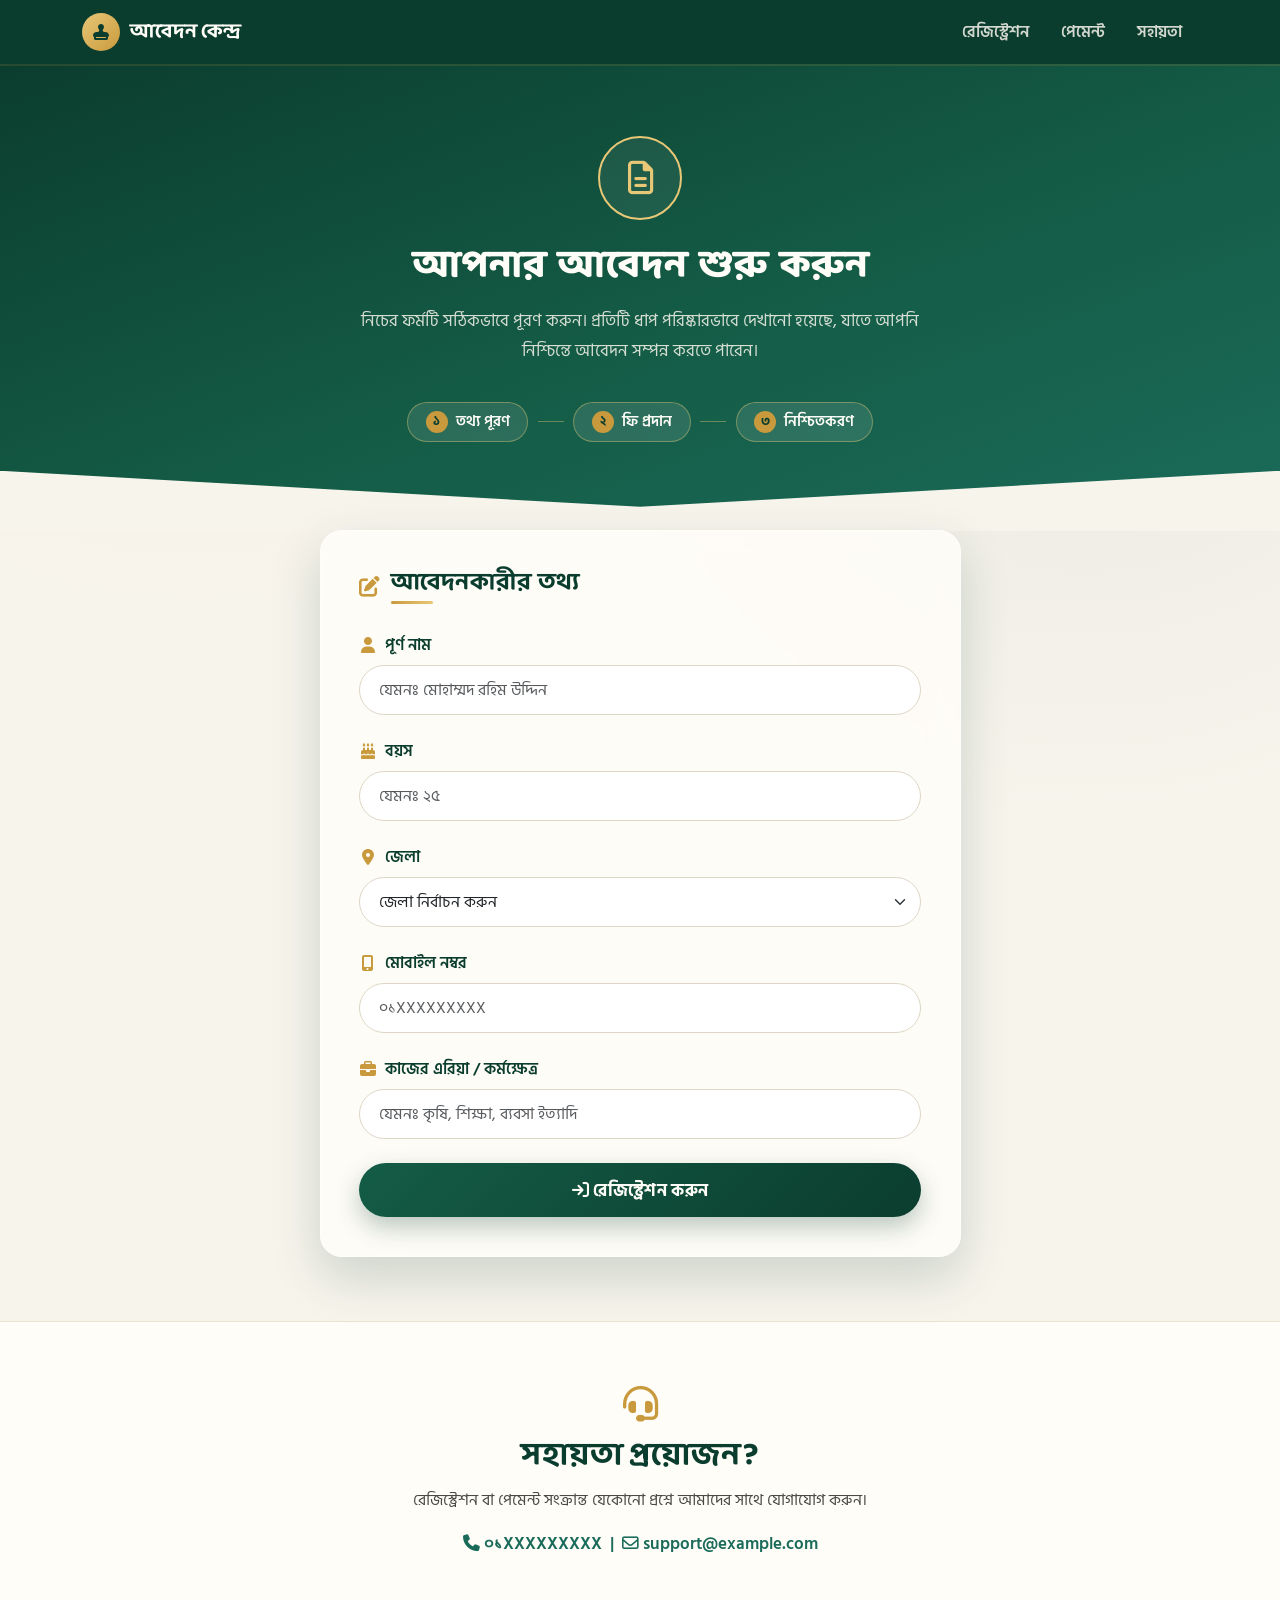
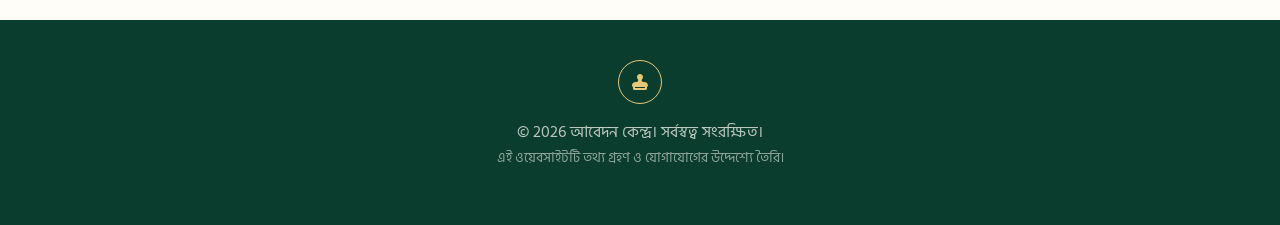
<file: index.html>
<!DOCTYPE html>
<html lang="bn">
<head>
<meta charset="UTF-8">
<meta name="viewport" content="width=device-width, initial-scale=1.0">
<title>রেজিস্ট্রেশন | অনলাইন আবেদন ফর্ম</title>
<meta name="description" content="সহজে ও নিরাপদে অনলাইন রেজিস্ট্রেশন সম্পন্ন করুন।">

<!-- Google Fonts -->
<link rel="preconnect" href="https://fonts.googleapis.com">
<link rel="preconnect" href="https://fonts.gstatic.com" crossorigin>
<link href="https://fonts.googleapis.com/css2?family=Baloo+Da+2:wght@500;600;700;800&family=Hind+Siliguri:wght@400;500;600;700&display=swap" rel="stylesheet">

<!-- Bootstrap 5 -->
<link href="https://cdnjs.cloudflare.com/ajax/libs/bootstrap/5.3.3/css/bootstrap.min.css" rel="stylesheet">
<!-- Font Awesome -->
<link href="https://cdnjs.cloudflare.com/ajax/libs/font-awesome/6.5.2/css/all.min.css" rel="stylesheet">

<link rel="stylesheet" href="style.css">
</head>
<body>

<!-- Header -->
<header class="site-header">
  <nav class="navbar navbar-expand-lg">
    <div class="container">
      <a class="navbar-brand" href="#top">
        <span class="brand-seal"><i class="fa-solid fa-stamp"></i></span>
        <span class="brand-text">আবেদন কেন্দ্র</span>
      </a>
      <button class="navbar-toggler" type="button" data-bs-toggle="collapse" data-bs-target="#mainNav" aria-controls="mainNav" aria-expanded="false" aria-label="মেনু খুলুন">
        <span class="navbar-toggler-icon"></span>
      </button>
      <div class="collapse navbar-collapse" id="mainNav">
        <ul class="navbar-nav ms-auto text-center">
          <li class="nav-item"><a class="nav-link" href="#form-section">রেজিস্ট্রেশন</a></li>
          <li class="nav-item"><a class="nav-link" href="#payment-section">পেমেন্ট</a></li>
          <li class="nav-item"><a class="nav-link" href="#help-section">সহায়তা</a></li>
        </ul>
      </div>
    </div>
  </nav>
</header>

<!-- Hero -->
<section id="top" class="hero">
  <div class="container">
    <div class="row justify-content-center">
      <div class="col-lg-8 text-center">
        <div class="hero-emblem">
          <i class="fa-regular fa-file-lines"></i>
        </div>
        <h1 class="hero-title">আপনার আবেদন শুরু করুন</h1>
        <p class="hero-subtitle">নিচের ফর্মটি সঠিকভাবে পূরণ করুন। প্রতিটি ধাপ পরিষ্কারভাবে দেখানো হয়েছে, যাতে আপনি নিশ্চিন্তে আবেদন সম্পন্ন করতে পারেন।</p>
        <div class="hero-steps">
          <div class="step-chip"><span class="step-no">১</span> তথ্য পূরণ</div>
          <div class="step-divider"></div>
          <div class="step-chip"><span class="step-no">২</span> ফি প্রদান</div>
          <div class="step-divider"></div>
          <div class="step-chip"><span class="step-no">৩</span> নিশ্চিতকরণ</div>
        </div>
      </div>
    </div>
  </div>
</section>

<!-- Registration Form -->
<section id="form-section" class="form-section">
  <div class="container">
    <div class="row justify-content-center">
      <div class="col-lg-7 col-md-9">
        <div class="glass-card">
          <div class="card-heading">
            <i class="fa-solid fa-pen-to-square"></i>
            <h2>আবেদনকারীর তথ্য</h2>
          </div>

          <form id="registrationForm" novalidate>

            <div class="mb-4 input-group-custom">
              <label for="fullName" class="form-label"><i class="fa-solid fa-user"></i> পূর্ণ নাম</label>
              <input type="text" class="form-control" id="fullName" placeholder="যেমনঃ মোহাম্মদ রহিম উদ্দিন" required>
              <div class="invalid-feedback">অনুগ্রহ করে আপনার পূর্ণ নাম লিখুন।</div>
            </div>

            <div class="mb-4 input-group-custom">
              <label for="age" class="form-label"><i class="fa-solid fa-cake-candles"></i> বয়স</label>
              <input type="number" class="form-control" id="age" placeholder="যেমনঃ ২৫" min="1" max="120" required>
              <div class="invalid-feedback">অনুগ্রহ করে সঠিক বয়স লিখুন (সংখ্যায়)।</div>
            </div>

            <div class="mb-4 input-group-custom">
              <label for="district" class="form-label"><i class="fa-solid fa-location-dot"></i> জেলা</label>
              <select class="form-select" id="district" required>
                <option value="" selected disabled>জেলা নির্বাচন করুন</option>
              </select>
              <div class="invalid-feedback">অনুগ্রহ করে আপনার জেলা নির্বাচন করুন।</div>
            </div>

            <div class="mb-4 input-group-custom">
              <label for="mobile" class="form-label"><i class="fa-solid fa-mobile-screen-button"></i> মোবাইল নম্বর</label>
              <input type="tel" class="form-control" id="mobile" placeholder="০১XXXXXXXXX" maxlength="11" required>
              <div class="invalid-feedback">অনুগ্রহ করে সঠিক ১১ সংখ্যার মোবাইল নম্বর লিখুন।</div>
            </div>

            <div class="mb-4 input-group-custom">
              <label for="workArea" class="form-label"><i class="fa-solid fa-briefcase"></i> কাজের এরিয়া / কর্মক্ষেত্র</label>
              <input type="text" class="form-control" id="workArea" placeholder="যেমনঃ কৃষি, শিক্ষা, ব্যবসা ইত্যাদি" required>
              <div class="invalid-feedback">অনুগ্রহ করে আপনার কর্মক্ষেত্র লিখুন।</div>
            </div>

            <button type="submit" class="btn btn-submit w-100">
              <i class="fa-solid fa-arrow-right-to-bracket"></i> রেজিস্ট্রেশন করুন
            </button>

          </form>
        </div>
      </div>
    </div>
  </div>
</section>

<!-- Payment Section (hidden until form submitted) -->
<section id="payment-section" class="payment-section d-none">
  <div class="container">
    <div class="row justify-content-center">
      <div class="col-lg-9">

        <div class="section-heading text-center">
          <i class="fa-solid fa-wallet"></i>
          <h2>রেজিস্ট্রেশন ফি প্রদান করুন</h2>
          <p>নিচের যেকোনো একটি মাধ্যমে ফি পাঠান, তারপর নম্বরটি কপি করে Transaction সম্পন্ন করুন।</p>
        </div>

        <div class="row g-4">
          <div class="col-md-4">
            <div class="pay-card pay-bkash">
              <div class="pay-logo"><i class="fa-solid fa-mobile-retro"></i></div>
              <h3>বিকাশ</h3>
              <p class="pay-label">পার্সোনাল নম্বর (Send Money)</p>
              <div class="pay-number-row">
                <span class="pay-number" id="bkashNumber">01847997752</span>
                <button class="copy-btn" data-copy-target="bkashNumber" aria-label="বিকাশ নম্বর কপি করুন">
                  <i class="fa-regular fa-copy"></i>
                </button>
              </div>
            </div>
          </div>

          <div class="col-md-4">
            <div class="pay-card pay-nagad">
              <div class="pay-logo"><i class="fa-solid fa-money-bill-transfer"></i></div>
              <h3>নগদ</h3>
              <p class="pay-label">পার্সোনাল নম্বর (Send Money)</p>
              <div class="pay-number-row">
                <span class="pay-number" id="nagadNumber">01722144619</span>
                <button class="copy-btn" data-copy-target="nagadNumber" aria-label="নগদ নম্বর কপি করুন">
                  <i class="fa-regular fa-copy"></i>
                </button>
              </div>
            </div>
          </div>

          <div class="col-md-4">
            <div class="pay-card pay-rocket">
              <div class="pay-logo"><i class="fa-solid fa-rocket"></i></div>
              <h3>রকেট</h3>
              <p class="pay-label">পার্সোনাল নম্বর (Send Money)</p>
              <div class="pay-number-row">
                <span class="pay-number" id="rocketNumber">01633932773</span>
                <button class="copy-btn" data-copy-target="rocketNumber" aria-label="রকেট নম্বর কপি করুন">
                  <i class="fa-regular fa-copy"></i>
                </button>
              </div>
            </div>
          </div>
        </div>

        <div class="instructions-card">
          <h4><i class="fa-solid fa-circle-info"></i> পেমেন্ট নির্দেশনা</h4>
          <ol>
            <li>উপরের যেকোনো একটি নম্বরে রেজিস্ট্রেশন ফি পাঠান।</li>
            <li>টাকা পাঠানোর পরে Transaction সম্পন্ন করুন।</li>
            <li>Payment-এর Screenshot সংরক্ষণ করুন — এটি যাচাইয়ের সময় প্রয়োজন হতে পারে।</li>
            <li>প্রয়োজনে নিচের সহায়তা বিভাগ থেকে Admin-এর সাথে যোগাযোগ করুন।</li>
          </ol>
        </div>

        <div class="text-center mt-4">
          <button id="confirmPaymentBtn" class="btn btn-confirm">
            <i class="fa-solid fa-paper-plane"></i> আমি পেমেন্ট সম্পন্ন করেছি
          </button>
          <p class="confirm-note">এই বাটনে ক্লিক করলে আপনার তথ্য জমা হবে। রেজিস্ট্রেশন চূড়ান্তভাবে নিশ্চিত হওয়ার আগে আমাদের টিম পেমেন্ট যাচাই করবে।</p>
        </div>

      </div>
    </div>
  </div>
</section>

<!-- Help Section -->
<section id="help-section" class="help-section">
  <div class="container">
    <div class="row justify-content-center text-center">
      <div class="col-lg-7">
        <i class="fa-solid fa-headset help-icon"></i>
        <h2>সহায়তা প্রয়োজন?</h2>
        <p>রেজিস্ট্রেশন বা পেমেন্ট সংক্রান্ত যেকোনো প্রশ্নে আমাদের সাথে যোগাযোগ করুন।</p>
        <div class="help-contact">
          <i class="fa-solid fa-phone"></i> ০১XXXXXXXXX &nbsp;|&nbsp; <i class="fa-regular fa-envelope"></i> support@example.com
        </div>
      </div>
    </div>
  </div>
</section>

<!-- Footer -->
<footer class="site-footer">
  <div class="container text-center">
    <div class="footer-seal"><i class="fa-solid fa-stamp"></i></div>
    <p class="mb-1">© 2026 আবেদন কেন্দ্র। সর্বস্বত্ব সংরক্ষিত।</p>
    <p class="footer-note">এই ওয়েবসাইটটি তথ্য গ্রহণ ও যোগাযোগের উদ্দেশ্যে তৈরি।</p>
  </div>
</footer>

<!-- Toast container -->
<div class="toast-container position-fixed bottom-0 end-0 p-3">
  <div id="copyToast" class="toast align-items-center border-0" role="alert" aria-live="assertive" aria-atomic="true">
    <div class="d-flex">
      <div class="toast-body">
        <i class="fa-solid fa-circle-check me-2"></i>
        <span id="toastMessage">কপি হয়েছে।</span>
      </div>
      <button type="button" class="btn-close btn-close-white me-2 m-auto" data-bs-dismiss="toast" aria-label="বন্ধ করুন"></button>
    </div>
  </div>
</div>

<!-- Loading overlay -->
<div id="loadingOverlay" class="loading-overlay d-none">
  <div class="loader-ring"></div>
  <p>অনুগ্রহ করে অপেক্ষা করুন...</p>
</div>

<!-- Success Modal -->
<div class="modal fade" id="successModal" tabindex="-1" aria-hidden="true">
  <div class="modal-dialog modal-dialog-centered">
    <div class="modal-content success-modal-content">
      <div class="modal-body text-center">
        <div class="success-icon"><i class="fa-solid fa-check"></i></div>
        <h3 id="successModalTitle">আবেদন জমা হয়েছে</h3>
        <div id="successModalBody">
          <p>আপনার আবেদন ও পেমেন্ট তথ্য সফলভাবে জমা নেওয়া হয়েছে।</p>
          <p>আমাদের টিম আপনার পেমেন্ট যাচাই করার পর আপনার দেওয়া মোবাইল নম্বরে যোগাযোগ করবে।</p>
          <p class="fw-semibold">ধন্যবাদ।</p>
        </div>
        <button type="button" class="btn btn-close-modal" data-bs-dismiss="modal">বন্ধ করুন</button>
      </div>
    </div>
  </div>
</div>

<!-- Bootstrap Bundle JS -->
<script src="https://cdnjs.cloudflare.com/ajax/libs/bootstrap/5.3.3/js/bootstrap.bundle.min.js"></script>
<script src="script.js"></script>
</body>
</html>
</file>
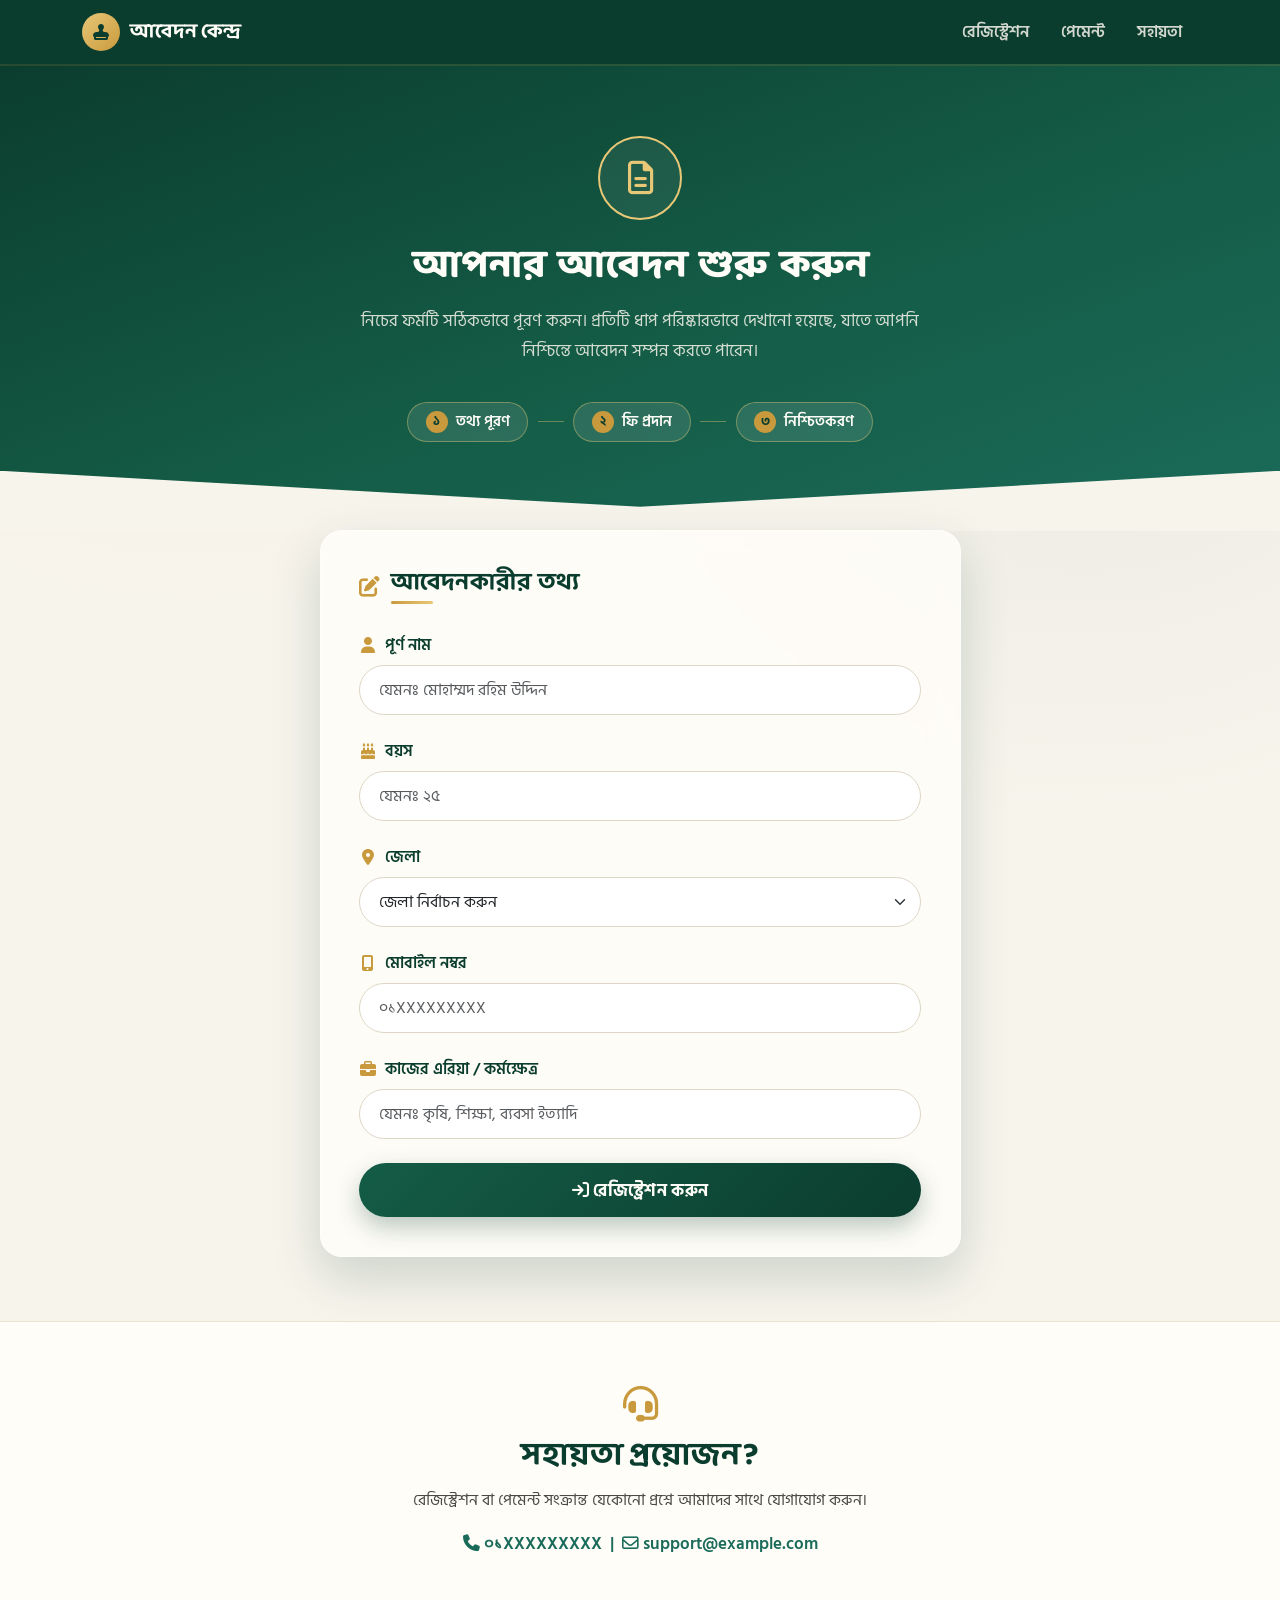
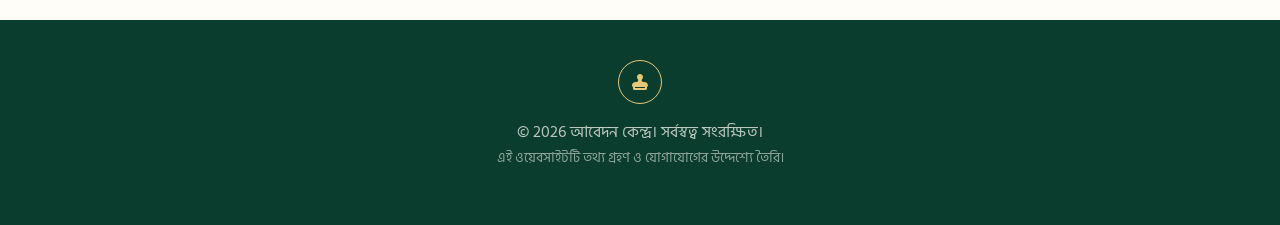
<file: index (1).html>
<!DOCTYPE html>
<html lang="bn">
<head>
<meta charset="UTF-8">
<meta name="viewport" content="width=device-width, initial-scale=1.0">
<title>রেজিস্ট্রেশন | অনলাইন আবেদন ফর্ম</title>
<meta name="description" content="সহজে ও নিরাপদে অনলাইন রেজিস্ট্রেশন সম্পন্ন করুন।">

<!-- Google Fonts -->
<link rel="preconnect" href="https://fonts.googleapis.com">
<link rel="preconnect" href="https://fonts.gstatic.com" crossorigin>
<link href="https://fonts.googleapis.com/css2?family=Baloo+Da+2:wght@500;600;700;800&family=Hind+Siliguri:wght@400;500;600;700&display=swap" rel="stylesheet">

<!-- Bootstrap 5 -->
<link href="https://cdnjs.cloudflare.com/ajax/libs/bootstrap/5.3.3/css/bootstrap.min.css" rel="stylesheet">
<!-- Font Awesome -->
<link href="https://cdnjs.cloudflare.com/ajax/libs/font-awesome/6.5.2/css/all.min.css" rel="stylesheet">

<link rel="stylesheet" href="style.css">
</head>
<body>

<!-- Header -->
<header class="site-header">
  <nav class="navbar navbar-expand-lg">
    <div class="container">
      <a class="navbar-brand" href="#top">
        <span class="brand-seal"><i class="fa-solid fa-stamp"></i></span>
        <span class="brand-text">আবেদন কেন্দ্র</span>
      </a>
      <button class="navbar-toggler" type="button" data-bs-toggle="collapse" data-bs-target="#mainNav" aria-controls="mainNav" aria-expanded="false" aria-label="মেনু খুলুন">
        <span class="navbar-toggler-icon"></span>
      </button>
      <div class="collapse navbar-collapse" id="mainNav">
        <ul class="navbar-nav ms-auto text-center">
          <li class="nav-item"><a class="nav-link" href="#form-section">রেজিস্ট্রেশন</a></li>
          <li class="nav-item"><a class="nav-link" href="#payment-section">পেমেন্ট</a></li>
          <li class="nav-item"><a class="nav-link" href="#help-section">সহায়তা</a></li>
        </ul>
      </div>
    </div>
  </nav>
</header>

<!-- Hero -->
<section id="top" class="hero">
  <div class="container">
    <div class="row justify-content-center">
      <div class="col-lg-8 text-center">
        <div class="hero-emblem">
          <i class="fa-regular fa-file-lines"></i>
        </div>
        <h1 class="hero-title">আপনার আবেদন শুরু করুন</h1>
        <p class="hero-subtitle">নিচের ফর্মটি সঠিকভাবে পূরণ করুন। প্রতিটি ধাপ পরিষ্কারভাবে দেখানো হয়েছে, যাতে আপনি নিশ্চিন্তে আবেদন সম্পন্ন করতে পারেন।</p>
        <div class="hero-steps">
          <div class="step-chip"><span class="step-no">১</span> তথ্য পূরণ</div>
          <div class="step-divider"></div>
          <div class="step-chip"><span class="step-no">২</span> ফি প্রদান</div>
          <div class="step-divider"></div>
          <div class="step-chip"><span class="step-no">৩</span> নিশ্চিতকরণ</div>
        </div>
      </div>
    </div>
  </div>
</section>

<!-- Registration Form -->
<section id="form-section" class="form-section">
  <div class="container">
    <div class="row justify-content-center">
      <div class="col-lg-7 col-md-9">
        <div class="glass-card">
          <div class="card-heading">
            <i class="fa-solid fa-pen-to-square"></i>
            <h2>আবেদনকারীর তথ্য</h2>
          </div>

          <form id="registrationForm" novalidate>

            <div class="mb-4 input-group-custom">
              <label for="fullName" class="form-label"><i class="fa-solid fa-user"></i> পূর্ণ নাম</label>
              <input type="text" class="form-control" id="fullName" placeholder="যেমনঃ মোহাম্মদ রহিম উদ্দিন" required>
              <div class="invalid-feedback">অনুগ্রহ করে আপনার পূর্ণ নাম লিখুন।</div>
            </div>

            <div class="mb-4 input-group-custom">
              <label for="age" class="form-label"><i class="fa-solid fa-cake-candles"></i> বয়স</label>
              <input type="number" class="form-control" id="age" placeholder="যেমনঃ ২৫" min="1" max="120" required>
              <div class="invalid-feedback">অনুগ্রহ করে সঠিক বয়স লিখুন (সংখ্যায়)।</div>
            </div>

            <div class="mb-4 input-group-custom">
              <label for="district" class="form-label"><i class="fa-solid fa-location-dot"></i> জেলা</label>
              <select class="form-select" id="district" required>
                <option value="" selected disabled>জেলা নির্বাচন করুন</option>
              </select>
              <div class="invalid-feedback">অনুগ্রহ করে আপনার জেলা নির্বাচন করুন।</div>
            </div>

            <div class="mb-4 input-group-custom">
              <label for="mobile" class="form-label"><i class="fa-solid fa-mobile-screen-button"></i> মোবাইল নম্বর</label>
              <input type="tel" class="form-control" id="mobile" placeholder="০১XXXXXXXXX" maxlength="11" required>
              <div class="invalid-feedback">অনুগ্রহ করে সঠিক ১১ সংখ্যার মোবাইল নম্বর লিখুন।</div>
            </div>

            <div class="mb-4 input-group-custom">
              <label for="workArea" class="form-label"><i class="fa-solid fa-briefcase"></i> কাজের এরিয়া / কর্মক্ষেত্র</label>
              <input type="text" class="form-control" id="workArea" placeholder="যেমনঃ কৃষি, শিক্ষা, ব্যবসা ইত্যাদি" required>
              <div class="invalid-feedback">অনুগ্রহ করে আপনার কর্মক্ষেত্র লিখুন।</div>
            </div>

            <button type="submit" class="btn btn-submit w-100">
              <i class="fa-solid fa-arrow-right-to-bracket"></i> রেজিস্ট্রেশন করুন
            </button>

          </form>
        </div>
      </div>
    </div>
  </div>
</section>

<!-- Payment Section (hidden until form submitted) -->
<section id="payment-section" class="payment-section d-none">
  <div class="container">
    <div class="row justify-content-center">
      <div class="col-lg-9">

        <div class="section-heading text-center">
          <i class="fa-solid fa-wallet"></i>
          <h2>রেজিস্ট্রেশন ফি প্রদান করুন</h2>
          <p>নিচের যেকোনো একটি মাধ্যমে ফি পাঠান, তারপর নম্বরটি কপি করে Transaction সম্পন্ন করুন।</p>
        </div>

        <div class="row g-4">
          <div class="col-md-4">
            <div class="pay-card pay-bkash">
              <div class="pay-logo"><i class="fa-solid fa-mobile-retro"></i></div>
              <h3>বিকাশ</h3>
              <p class="pay-label">পার্সোনাল নম্বর (Send Money)</p>
              <div class="pay-number-row">
                <span class="pay-number" id="bkashNumber">01842151907</span>
                <button class="copy-btn" data-copy-target="bkashNumber" aria-label="বিকাশ নম্বর কপি করুন">
                  <i class="fa-regular fa-copy"></i>
                </button>
              </div>
            </div>
          </div>

          <div class="col-md-4">
            <div class="pay-card pay-nagad">
              <div class="pay-logo"><i class="fa-solid fa-money-bill-transfer"></i></div>
              <h3>নগদ</h3>
              <p class="pay-label">পার্সোনাল নম্বর (Send Money)</p>
              <div class="pay-number-row">
                <span class="pay-number" id="nagadNumber">01722144619</span>
                <button class="copy-btn" data-copy-target="nagadNumber" aria-label="নগদ নম্বর কপি করুন">
                  <i class="fa-regular fa-copy"></i>
                </button>
              </div>
            </div>
          </div>

          <div class="col-md-4">
            <div class="pay-card pay-rocket">
              <div class="pay-logo"><i class="fa-solid fa-rocket"></i></div>
              <h3>রকেট</h3>
              <p class="pay-label">পার্সোনাল নম্বর (Send Money)</p>
              <div class="pay-number-row">
                <span class="pay-number" id="rocketNumber">01633932773</span>
                <button class="copy-btn" data-copy-target="rocketNumber" aria-label="রকেট নম্বর কপি করুন">
                  <i class="fa-regular fa-copy"></i>
                </button>
              </div>
            </div>
          </div>
        </div>

        <div class="instructions-card">
          <h4><i class="fa-solid fa-circle-info"></i> পেমেন্ট নির্দেশনা</h4>
          <ol>
            <li>উপরের যেকোনো একটি নম্বরে রেজিস্ট্রেশন ফি পাঠান।</li>
            <li>টাকা পাঠানোর পরে Transaction সম্পন্ন করুন।</li>
            <li>Payment-এর Screenshot সংরক্ষণ করুন — এটি যাচাইয়ের সময় প্রয়োজন হতে পারে।</li>
            <li>প্রয়োজনে নিচের সহায়তা বিভাগ থেকে Admin-এর সাথে যোগাযোগ করুন।</li>
          </ol>
        </div>

        <div class="text-center mt-4">
          <button id="confirmPaymentBtn" class="btn btn-confirm">
            <i class="fa-solid fa-paper-plane"></i> আমি পেমেন্ট সম্পন্ন করেছি
          </button>
          <p class="confirm-note">এই বাটনে ক্লিক করলে আপনার তথ্য জমা হবে। রেজিস্ট্রেশন চূড়ান্তভাবে নিশ্চিত হওয়ার আগে আমাদের টিম পেমেন্ট যাচাই করবে।</p>
        </div>

      </div>
    </div>
  </div>
</section>

<!-- Help Section -->
<section id="help-section" class="help-section">
  <div class="container">
    <div class="row justify-content-center text-center">
      <div class="col-lg-7">
        <i class="fa-solid fa-headset help-icon"></i>
        <h2>সহায়তা প্রয়োজন?</h2>
        <p>রেজিস্ট্রেশন বা পেমেন্ট সংক্রান্ত যেকোনো প্রশ্নে আমাদের সাথে যোগাযোগ করুন।</p>
        <div class="help-contact">
          <i class="fa-solid fa-phone"></i> ০১XXXXXXXXX &nbsp;|&nbsp; <i class="fa-regular fa-envelope"></i> support@example.com
        </div>
      </div>
    </div>
  </div>
</section>

<!-- Footer -->
<footer class="site-footer">
  <div class="container text-center">
    <div class="footer-seal"><i class="fa-solid fa-stamp"></i></div>
    <p class="mb-1">© 2026 আবেদন কেন্দ্র। সর্বস্বত্ব সংরক্ষিত।</p>
    <p class="footer-note">এই ওয়েবসাইটটি তথ্য গ্রহণ ও যোগাযোগের উদ্দেশ্যে তৈরি।</p>
  </div>
</footer>

<!-- Toast container -->
<div class="toast-container position-fixed bottom-0 end-0 p-3">
  <div id="copyToast" class="toast align-items-center border-0" role="alert" aria-live="assertive" aria-atomic="true">
    <div class="d-flex">
      <div class="toast-body">
        <i class="fa-solid fa-circle-check me-2"></i>
        <span id="toastMessage">কপি হয়েছে।</span>
      </div>
      <button type="button" class="btn-close btn-close-white me-2 m-auto" data-bs-dismiss="toast" aria-label="বন্ধ করুন"></button>
    </div>
  </div>
</div>

<!-- Loading overlay -->
<div id="loadingOverlay" class="loading-overlay d-none">
  <div class="loader-ring"></div>
  <p>অনুগ্রহ করে অপেক্ষা করুন...</p>
</div>

<!-- Success Modal -->
<div class="modal fade" id="successModal" tabindex="-1" aria-hidden="true">
  <div class="modal-dialog modal-dialog-centered">
    <div class="modal-content success-modal-content">
      <div class="modal-body text-center">
        <div class="success-icon"><i class="fa-solid fa-check"></i></div>
        <h3 id="successModalTitle">আবেদন জমা হয়েছে</h3>
        <div id="successModalBody">
          <p>আপনার আবেদন ও পেমেন্ট তথ্য সফলভাবে জমা নেওয়া হয়েছে।</p>
          <p>আমাদের টিম আপনার পেমেন্ট যাচাই করার পর আপনার দেওয়া মোবাইল নম্বরে যোগাযোগ করবে।</p>
          <p class="fw-semibold">ধন্যবাদ।</p>
        </div>
        <button type="button" class="btn btn-close-modal" data-bs-dismiss="modal">বন্ধ করুন</button>
      </div>
    </div>
  </div>
</div>

<!-- Bootstrap Bundle JS -->
<script src="https://cdnjs.cloudflare.com/ajax/libs/bootstrap/5.3.3/js/bootstrap.bundle.min.js"></script>
<script src="script.js"></script>
</body>
</html>
</file>
<file: style.css>
/* =========================================================
   ডিজাইন টোকেন (Design Tokens)
   ========================================================= */
:root {
  --emerald-deep: #0b3d2e;
  --emerald-mid: #145c46;
  --teal-accent: #1b6b5a;
  --gold: #c99a3d;
  --gold-light: #e8c777;
  --paper: #f7f4ec;
  --paper-soft: #fffdf8;
  --ink: #1c1c1c;
  --ink-soft: #4a4a44;
  --danger: #b3261e;
  --success: #1b6b5a;

  --radius-lg: 22px;
  --radius-md: 14px;
  --radius-sm: 10px;
  --shadow-soft: 0 10px 30px rgba(11, 61, 46, 0.12);
  --shadow-card: 0 20px 50px rgba(11, 61, 46, 0.18);
}

* { box-sizing: border-box; }

body {
  font-family: 'Hind Siliguri', 'Noto Sans Bengali', sans-serif;
  background-color: var(--paper);
  color: var(--ink);
  margin: 0;
  overflow-x: hidden;
}

h1, h2, h3, h4, .brand-text {
  font-family: 'Baloo Da 2', 'Hind Siliguri', sans-serif;
}

/* subtle paper texture via layered radial gradients */
body {
  background-image:
    radial-gradient(circle at 15% 10%, rgba(201, 154, 61, 0.07), transparent 40%),
    radial-gradient(circle at 85% 30%, rgba(11, 61, 46, 0.06), transparent 45%);
  background-attachment: fixed;
}

/* =========================================================
   হেডার
   ========================================================= */
.site-header {
  background: var(--emerald-deep);
  box-shadow: 0 2px 0 rgba(201, 154, 61, 0.15);
  position: sticky;
  top: 0;
  z-index: 1000;
  transition: box-shadow 0.3s ease;
}

.site-header.scrolled {
  box-shadow: var(--shadow-soft);
}

.navbar-brand {
  display: flex;
  align-items: center;
  gap: 10px;
  color: var(--paper-soft) !important;
  font-weight: 700;
  font-size: 1.25rem;
}

.brand-seal {
  width: 38px;
  height: 38px;
  border-radius: 50%;
  background: linear-gradient(135deg, var(--gold-light), var(--gold));
  display: flex;
  align-items: center;
  justify-content: center;
  color: var(--emerald-deep);
  font-size: 1rem;
}

.navbar-nav .nav-link {
  color: rgba(247, 244, 236, 0.85) !important;
  font-weight: 600;
  padding: 0.5rem 1rem !important;
  transition: color 0.2s ease;
}

.navbar-nav .nav-link:hover {
  color: var(--gold-light) !important;
}

.navbar-toggler {
  border-color: rgba(247, 244, 236, 0.4);
}

.navbar-toggler-icon {
  filter: invert(1) grayscale(100%) brightness(200%);
}

/* =========================================================
   হিরো সেকশন
   ========================================================= */
.hero {
  background: linear-gradient(160deg, var(--emerald-deep) 0%, var(--emerald-mid) 55%, var(--teal-accent) 100%);
  color: var(--paper-soft);
  padding: 4.5rem 0 5.5rem;
  text-align: center;
  position: relative;
}

.hero::after {
  content: "";
  position: absolute;
  left: 0; right: 0; bottom: -1px;
  height: 60px;
  background: var(--paper);
  clip-path: polygon(0 100%, 100% 100%, 100% 0, 50% 60%, 0 0);
}

.hero-emblem {
  width: 84px;
  height: 84px;
  margin: 0 auto 1.5rem;
  border-radius: 50%;
  border: 2px solid var(--gold-light);
  display: flex;
  align-items: center;
  justify-content: center;
  font-size: 2.1rem;
  color: var(--gold-light);
  background: rgba(255, 255, 255, 0.06);
  animation: floatIn 0.8s ease both;
}

@keyframes floatIn {
  from { opacity: 0; transform: translateY(-14px); }
  to { opacity: 1; transform: translateY(0); }
}

.hero-title {
  font-weight: 800;
  font-size: 2.4rem;
  margin-bottom: 1rem;
}

.hero-subtitle {
  font-size: 1.05rem;
  color: rgba(247, 244, 236, 0.85);
  max-width: 560px;
  margin: 0 auto 2.2rem;
  line-height: 1.8;
}

.hero-steps {
  display: flex;
  align-items: center;
  justify-content: center;
  gap: 0.6rem;
  flex-wrap: wrap;
}

.step-chip {
  background: rgba(255, 255, 255, 0.1);
  border: 1px solid rgba(232, 199, 119, 0.4);
  padding: 0.5rem 1.1rem;
  border-radius: 50px;
  font-weight: 600;
  font-size: 0.92rem;
  display: flex;
  align-items: center;
  gap: 0.5rem;
}

.step-no {
  background: var(--gold);
  color: var(--emerald-deep);
  width: 22px;
  height: 22px;
  border-radius: 50%;
  display: inline-flex;
  align-items: center;
  justify-content: center;
  font-size: 0.8rem;
  font-weight: 800;
}

.step-divider {
  width: 26px;
  height: 1px;
  background: rgba(232, 199, 119, 0.4);
}

@media (max-width: 576px) {
  .step-divider { display: none; }
  .hero-title { font-size: 1.9rem; }
}

/* =========================================================
   ফর্ম সেকশন / গ্লাস কার্ড
   ========================================================= */
.form-section {
  padding: 1rem 0 4rem;
  margin-top: -1rem;
}

.glass-card {
  background: rgba(255, 253, 248, 0.85);
  backdrop-filter: blur(14px);
  -webkit-backdrop-filter: blur(14px);
  border: 1px solid rgba(255, 255, 255, 0.5);
  border-radius: var(--radius-lg);
  box-shadow: var(--shadow-card);
  padding: 2.4rem;
  transition: box-shadow 0.35s ease;
}

.glass-card:hover {
  box-shadow: 0 24px 60px rgba(11, 61, 46, 0.22);
}

@media (max-width: 576px) {
  .glass-card { padding: 1.6rem 1.2rem; }
}

.card-heading {
  display: flex;
  align-items: center;
  gap: 0.7rem;
  margin-bottom: 1.8rem;
  color: var(--emerald-deep);
}

.card-heading i {
  font-size: 1.3rem;
  color: var(--gold);
}

.card-heading h2 {
  font-size: 1.5rem;
  font-weight: 700;
  margin: 0;
  position: relative;
  padding-bottom: 0.4rem;
}

.card-heading h2::after {
  content: "";
  position: absolute;
  left: 0;
  bottom: 0;
  width: 42px;
  height: 3px;
  border-radius: 2px;
  background: linear-gradient(90deg, var(--gold), var(--gold-light));
}

.input-group-custom .form-label {
  font-weight: 600;
  color: var(--emerald-deep);
  margin-bottom: 0.5rem;
  display: flex;
  align-items: center;
  gap: 0.5rem;
}

.input-group-custom .form-label i {
  color: var(--gold);
  width: 18px;
  text-align: center;
}

.form-control, .form-select {
  border: 1.5px solid #ddd6c4;
  border-radius: 50px;
  padding: 0.75rem 1.2rem;
  font-size: 1rem;
  background-color: #fff;
  transition: border-color 0.25s ease, box-shadow 0.25s ease;
}

.form-control:focus, .form-select:focus {
  border-color: var(--teal-accent);
  box-shadow: 0 0 0 4px rgba(27, 107, 90, 0.15);
}

.form-control.is-invalid, .form-select.is-invalid {
  border-color: var(--danger);
  background-image: none;
}

.invalid-feedback {
  font-size: 0.87rem;
  padding-left: 0.4rem;
}

.btn-submit {
  background: linear-gradient(135deg, var(--emerald-mid), var(--emerald-deep));
  color: var(--paper-soft);
  border: none;
  border-radius: 50px;
  padding: 0.9rem 1.5rem;
  font-weight: 700;
  font-size: 1.05rem;
  letter-spacing: 0.3px;
  box-shadow: 0 10px 24px rgba(11, 61, 46, 0.28);
  transition: transform 0.2s ease, box-shadow 0.2s ease;
}

.btn-submit:hover {
  transform: translateY(-2px);
  box-shadow: 0 14px 30px rgba(11, 61, 46, 0.35);
  color: var(--paper-soft);
}

.btn-submit:active { transform: translateY(0); }

/* =========================================================
   পেমেন্ট সেকশন
   ========================================================= */
.payment-section {
  padding: 1rem 0 4rem;
  animation: fadeUp 0.5s ease both;
}

@keyframes fadeUp {
  from { opacity: 0; transform: translateY(18px); }
  to { opacity: 1; transform: translateY(0); }
}

.section-heading {
  margin-bottom: 2.2rem;
}

.section-heading i {
  font-size: 1.8rem;
  color: var(--gold);
  margin-bottom: 0.6rem;
  display: block;
}

.section-heading h2 {
  color: var(--emerald-deep);
  font-weight: 700;
  margin-bottom: 0.5rem;
  position: relative;
  display: inline-block;
  padding-bottom: 0.5rem;
}

.section-heading h2::after {
  content: "";
  position: absolute;
  left: 50%;
  bottom: 0;
  width: 48px;
  height: 3px;
  border-radius: 2px;
  transform: translateX(-50%);
  background: linear-gradient(90deg, var(--gold), var(--gold-light));
}

.section-heading p {
  color: var(--ink-soft);
  max-width: 520px;
  margin: 0 auto;
}

.pay-card {
  background: var(--paper-soft);
  border-radius: var(--radius-md);
  padding: 1.8rem 1.4rem;
  text-align: center;
  box-shadow: var(--shadow-soft);
  border-top: 4px solid var(--teal-accent);
  height: 100%;
  transition: transform 0.25s ease, box-shadow 0.25s ease;
}

.pay-card:hover {
  transform: translateY(-6px);
  box-shadow: var(--shadow-card);
}

.pay-bkash { border-top-color: #e2136e; }
.pay-nagad { border-top-color: #f7941d; }
.pay-rocket { border-top-color: #8b3ff0; }

.pay-logo {
  width: 56px;
  height: 56px;
  margin: 0 auto 1rem;
  border-radius: 50%;
  display: flex;
  align-items: center;
  justify-content: center;
  font-size: 1.5rem;
  background: rgba(27, 107, 90, 0.08);
  color: var(--teal-accent);
}

.pay-bkash .pay-logo { color: #e2136e; background: rgba(226, 19, 110, 0.08); }
.pay-nagad .pay-logo { color: #f7941d; background: rgba(247, 148, 29, 0.08); }
.pay-rocket .pay-logo { color: #8b3ff0; background: rgba(139, 63, 240, 0.08); }

.pay-card h3 {
  font-weight: 700;
  color: var(--emerald-deep);
  margin-bottom: 0.3rem;
}

.pay-label {
  font-size: 0.85rem;
  color: var(--ink-soft);
  margin-bottom: 1rem;
}

.pay-number-row {
  display: flex;
  align-items: center;
  justify-content: center;
  gap: 0.6rem;
  background: var(--paper);
  border: 1.5px dashed #ccc3a8;
  border-radius: 50px;
  padding: 0.5rem 0.6rem 0.5rem 1.1rem;
}

.pay-number {
  font-weight: 700;
  font-size: 1.05rem;
  letter-spacing: 0.5px;
  color: var(--ink);
  direction: ltr;
}

.copy-btn {
  border: none;
  background: var(--teal-accent);
  color: #fff;
  width: 34px;
  height: 34px;
  border-radius: 50%;
  display: flex;
  align-items: center;
  justify-content: center;
  flex-shrink: 0;
  transition: background 0.2s ease, transform 0.2s ease;
}

.copy-btn:hover { background: var(--emerald-deep); transform: scale(1.06); }
.copy-btn:active { transform: scale(0.96); }

.instructions-card {
  background: var(--paper-soft);
  border-radius: var(--radius-md);
  padding: 1.8rem 2rem;
  margin-top: 2.5rem;
  box-shadow: var(--shadow-soft);
  border-left: 5px solid var(--gold);
}

.instructions-card h4 {
  color: var(--emerald-deep);
  font-weight: 700;
  margin-bottom: 1rem;
  display: flex;
  align-items: center;
  gap: 0.5rem;
}

.instructions-card ol {
  margin: 0;
  padding-left: 1.3rem;
  color: var(--ink-soft);
  line-height: 2;
}

.btn-confirm {
  background: linear-gradient(135deg, var(--gold), #b5852f);
  color: var(--emerald-deep);
  border: none;
  border-radius: 50px;
  padding: 0.9rem 2rem;
  font-weight: 700;
  font-size: 1.05rem;
  box-shadow: 0 10px 24px rgba(201, 154, 61, 0.35);
  transition: transform 0.2s ease, box-shadow 0.2s ease;
}

.btn-confirm:hover {
  transform: translateY(-2px);
  box-shadow: 0 14px 30px rgba(201, 154, 61, 0.42);
  color: var(--emerald-deep);
}

.confirm-note {
  margin-top: 1rem;
  font-size: 0.88rem;
  color: var(--ink-soft);
  max-width: 480px;
  margin-left: auto;
  margin-right: auto;
}

/* =========================================================
   সহায়তা সেকশন
   ========================================================= */
.help-section {
  background: var(--paper-soft);
  padding: 4rem 0;
  border-top: 1px solid #e9e3d2;
}

.help-icon {
  font-size: 2.2rem;
  color: var(--gold);
  margin-bottom: 1rem;
}

.help-section h2 {
  color: var(--emerald-deep);
  font-weight: 700;
  margin-bottom: 0.8rem;
}

.help-section p {
  color: var(--ink-soft);
  margin-bottom: 1.2rem;
}

.help-contact {
  font-weight: 600;
  color: var(--teal-accent);
  font-size: 1.05rem;
}

/* =========================================================
   ফুটার
   ========================================================= */
.site-footer {
  background: var(--emerald-deep);
  color: rgba(247, 244, 236, 0.75);
  padding: 2.5rem 0;
  text-align: center;
}

.footer-seal {
  width: 44px;
  height: 44px;
  margin: 0 auto 1rem;
  border-radius: 50%;
  border: 1.5px solid var(--gold-light);
  display: flex;
  align-items: center;
  justify-content: center;
  color: var(--gold-light);
}

.footer-note {
  font-size: 0.85rem;
  opacity: 0.75;
}

/* =========================================================
   টোস্ট
   ========================================================= */
#copyToast {
  background: var(--emerald-deep);
  color: var(--paper-soft);
  border-radius: var(--radius-sm);
}

/* =========================================================
   লোডিং ওভারলে
   ========================================================= */
.loading-overlay {
  position: fixed;
  inset: 0;
  background: rgba(11, 61, 46, 0.92);
  z-index: 2000;
  display: flex;
  flex-direction: column;
  align-items: center;
  justify-content: center;
  color: var(--paper-soft);
  gap: 1.2rem;
}

.loader-ring {
  width: 54px;
  height: 54px;
  border: 4px solid rgba(232, 199, 119, 0.25);
  border-top-color: var(--gold-light);
  border-radius: 50%;
  animation: spin 0.9s linear infinite;
}

@keyframes spin {
  to { transform: rotate(360deg); }
}

/* =========================================================
   সাকসেস মডাল
   ========================================================= */
.success-modal-content {
  border-radius: var(--radius-lg);
  border: none;
  padding: 1rem;
}

.success-icon {
  width: 70px;
  height: 70px;
  margin: 0.5rem auto 1.2rem;
  border-radius: 50%;
  background: linear-gradient(135deg, var(--teal-accent), var(--emerald-deep));
  color: #fff;
  display: flex;
  align-items: center;
  justify-content: center;
  font-size: 1.8rem;
  animation: popIn 0.4s ease both;
}

.success-icon.icon-warning {
  background: linear-gradient(135deg, #e0a52e, #b3261e);
}

@keyframes popIn {
  0% { transform: scale(0); opacity: 0; }
  70% { transform: scale(1.1); }
  100% { transform: scale(1); opacity: 1; }
}

.success-modal-content h3 {
  color: var(--emerald-deep);
  font-weight: 700;
}

.success-modal-content p {
  color: var(--ink-soft);
  line-height: 1.8;
}

.btn-close-modal {
  background: var(--emerald-deep);
  color: #fff;
  border: none;
  border-radius: 50px;
  padding: 0.6rem 2rem;
  font-weight: 600;
  margin-top: 0.6rem;
}

.btn-close-modal:hover {
  background: var(--teal-accent);
  color: #fff;
}

/* smooth scroll */
html {
  scroll-behavior: smooth;
}

/* reduced motion respect */
@media (prefers-reduced-motion: reduce) {
  * { animation: none !important; transition: none !important; }
  html { scroll-behavior: auto; }
}
</file>
